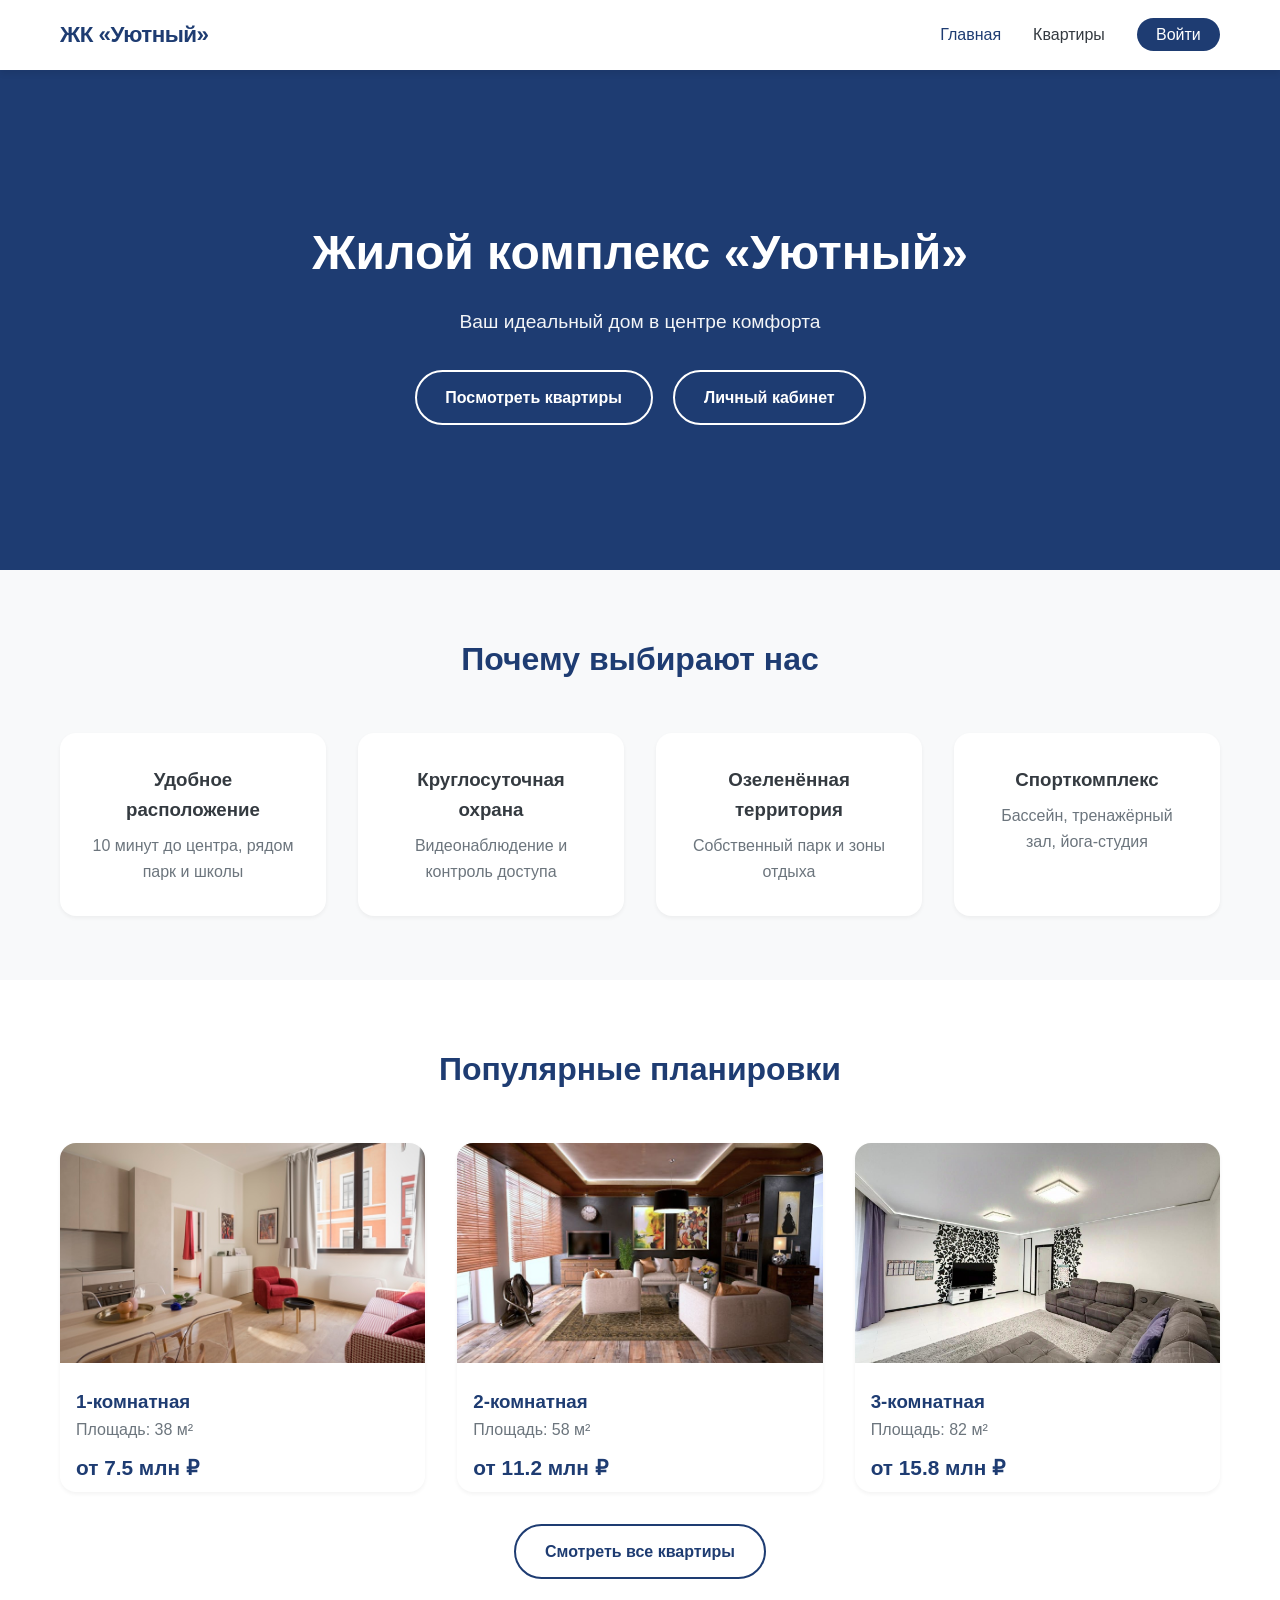
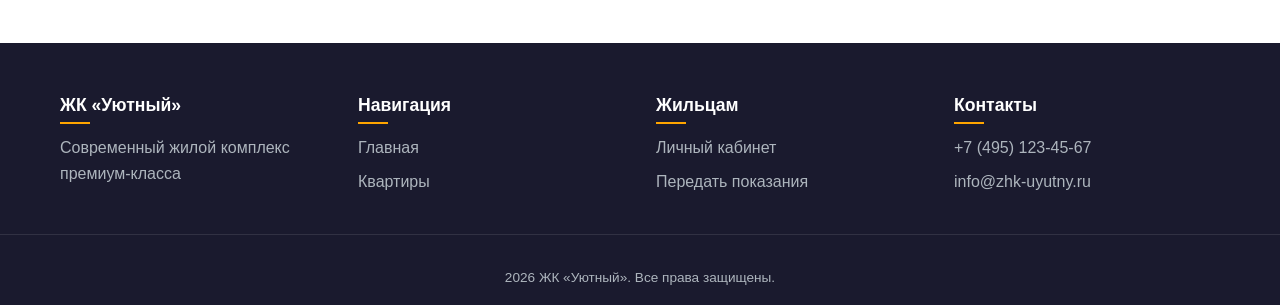
<file: index.html>
<!DOCTYPE html>
<html lang="ru">
<head>
    <meta charset="UTF-8">
    <meta name="viewport" content="width=device-width, initial-scale=1.0">
    <title>ЖК «Уютный» - современный жилой комплекс</title>
    <link rel="stylesheet" href="style.css">
    <link rel="stylesheet" href="https://cdnjs.cloudflare.com/ajax/libs/font-awesome/6.4.0/css/all.min.css">
</head>
<body>
    <!-- Шапка сайта -->
    <header class="main-header">
        <div class="container">
            <div class="logo">
                <a href="index.html">
                    <span>ЖК «Уютный»</span>
                </a>
            </div>
            <nav class="main-nav">
                <ul>
                    <li><a href="index.html" class="active">Главная</a></li>
                    <li><a href="flats.html">Квартиры</a></li>
                    <li id="authLink"><a href="login.html" class="btn-login">Войти</a></li>
                </ul>
            </nav>
            <div class="mobile-menu-btn">
                <i class="fas fa-bars"></i>
            </div>
        </div>
    </header>

    <!-- Герой-секция -->
    <section class="hero">
        <div class="hero-content">
            <h1>Жилой комплекс «Уютный»</h1>
            <p>Ваш идеальный дом в центре комфорта</p>
            <a href="flats.html" class="btn-secondary" style="background: transparent; color: white; border: 2px solid white;">Посмотреть квартиры</a>
            <a href="login.html" class="btn-secondary" style="background: transparent; color: white; border: 2px solid white;">Личный кабинет</a>
        </div>
    </section>

    <!-- Преимущества -->
    <section class="advantages">
        <div class="container">
            <h2>Почему выбирают нас</h2>
            <div class="advantages-grid">
                <div class="advantage-card">
                    <h3>Удобное расположение</h3>
                    <p>10 минут до центра, рядом парк и школы</p>
                </div>
                <div class="advantage-card">
                    <h3>Круглосуточная охрана</h3>
                    <p>Видеонаблюдение и контроль доступа</p>
                </div>
                <div class="advantage-card">
                    <h3>Озеленённая территория</h3>
                    <p>Собственный парк и зоны отдыха</p>
                </div>
                <div class="advantage-card">
                    <h3>Спорткомплекс</h3>
                    <p>Бассейн, тренажёрный зал, йога-студия</p>
                </div>
            </div>
        </div>
    </section>

    <!-- Популярные планировки -->
    <section class="popular-flats">
        <div class="container">
            <h2>Популярные планировки</h2>
            <div class="flats-grid">
                <div class="flat-card">
                    <img src="/img/1k7.5kk.jpg" alt="Планировка">
                    <h3>1-комнатная</h3>
                    <p>Площадь: 38 м²</p>
                    <p class="price">от 7.5 млн ₽</p>
                </div>
                <div class="flat-card">
                    <img src="/img/2k11.2kk.jpeg" alt="Планировка">
                    <h3>2-комнатная</h3>
                    <p>Площадь: 58 м²</p>
                    <p class="price">от 11.2 млн ₽</p>
                </div>
                <div class="flat-card">
                    <img src="/img/3k15.8kk.jpg" alt="Планировка">
                    <h3>3-комнатная</h3>
                    <p>Площадь: 82 м²</p>
                    <p class="price">от 15.8 млн ₽</p>
                </div>
            </div>
            <div class="text-center">
                <a href="flats.html" class="btn-secondary" style="background: transparent; color: #1e3c72;">Смотреть все квартиры</a>
            </div>
        </div>
    </section>

    <!-- Подвал -->
    <footer class="main-footer">
        <div class="container">
            <div class="footer-grid">
                <div class="footer-col">
                    <h4>ЖК «Уютный»</h4>
                    <p>Современный жилой комплекс премиум-класса</p>
                </div>
                <div class="footer-col">
                    <h4>Навигация</h4>
                    <ul>
                        <li><a href="index.html">Главная</a></li>
                        <li><a href="flats.html">Квартиры</a></li>
                    </ul>
                </div>
                <div class="footer-col">
                    <h4>Жильцам</h4>
                    <ul>
                        <li><a href="login.html">Личный кабинет</a></li>
                        <li><a href="dashboard.html">Передать показания</a></li>
                    </ul>
                </div>
                <div class="footer-col">
                    <h4>Контакты</h4>
                    <p>+7 (495) 123-45-67</p>
                    <p>info@zhk-uyutny.ru</p>
                    </div>
                </div>
            </div>
            <div class="footer-bottom">
                <p> 2026 ЖК «Уютный». Все права защищены.</p>
            </div>
        </div>
    </footer>

    <script src="script.js"></script>
</body>
</html>
</file>
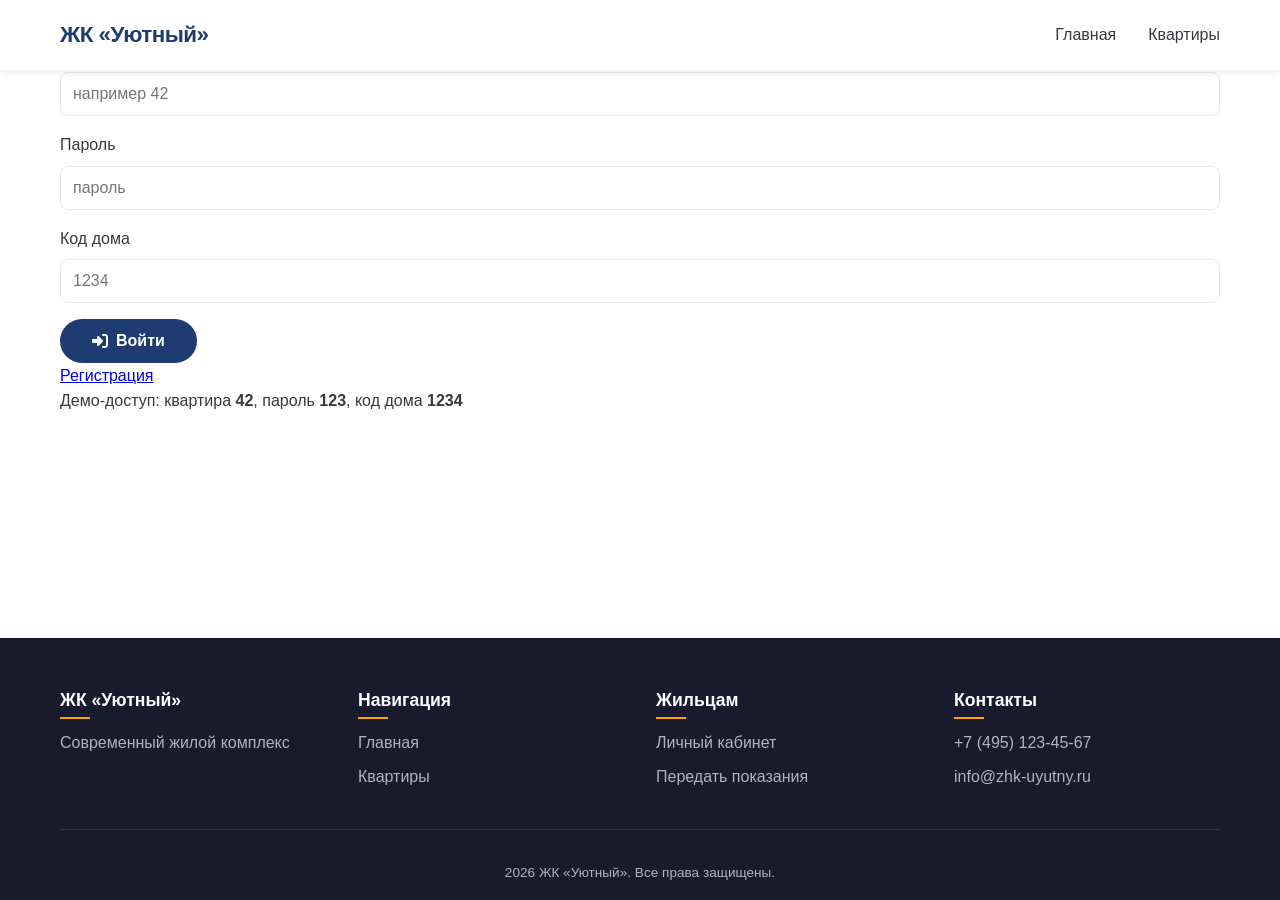
<file: dashboard.html>
<!DOCTYPE html>
<html lang="ru">
<head>
    <meta charset="UTF-8">
    <meta name="viewport" content="width=device-width, initial-scale=1.0">
    <title>Личный кабинет - ЖК «Уютный»</title>
    <link rel="stylesheet" href="style.css">
    <link rel="stylesheet" href="style-dashboard.css">
</head>
<body>
    <!-- Header -->
    <header class="main-header">
        <div class="container">
            <div class="logo">
                <a href="index.html">
                    <span>ЖК «Уютный»</span>
                </a>
            </div>
            <nav class="main-nav">
                <ul>
                    <li><a href="index.html">Главная</a></li>
                    <li><a href="flats.html">Квартиры</a></li>
                    <li><a href="dashboard.html" class="active">Личный кабинет</a></li>
                    <li><a href="#" id="logoutBtn">Выйти</a></li>
                </ul>
            </nav>
            <div class="mobile-menu-btn">☰</div>
        </div>
    </header>

    <!-- Dashboard -->
    <div class="dashboard-container">
        <!-- Sidebar -->
        <aside class="dashboard-sidebar" id="sidebar">
            <div class="user-profile-sidebar">
                <div class="user-avatar"></div>
                <h3 id="sidebarUserName">Иван Петров</h3>
                <p>Квартира №<span id="sidebarApartment">42</span></p>
                <span class="apartment-badge">Лицевой счёт: 123456</span>
            </div>
            <ul class="sidebar-menu">
                <li class="active" data-tab="overview"><a href="#">Обзор</a></li>
            </ul>
        </aside>

        <!-- Main Content -->
        <main class="dashboard-main">
            <!-- Tab: Overview -->
            <div id="tab-overview" class="tab-content active">
                <div class="section-card">
                    <div class="welcome-banner">
                        <h3>Добро пожаловать, <span id="welcomeName">Иван</span>!</h3>
                        <p>Спасибо, что выбираете ЖК «Уютный». Вот что произошло в вашем доме за последнее время:</p>
                    </div>
                </div>

                <div class="stats-grid">
                    <div class="stat-card">
                        <div class="stat-info">
                            <h4>Баланс лицевого счёта</h4>
                            <div class="stat-value" id="balanceValue">2 350 ₽</div>
                            <small>Оплатите до 25 числа</small>
                        </div>
                    </div>
                    <div class="stat-card">
                        <div class="stat-info">
                            <h4>Долг (+пеня)</h4>
                            <div class="stat-value" id="debtValue">0 ₽</div>
                            <small>Пени: <span id="penaltyValue">0 ₽</span></small>
                        </div>
                    </div>
                    <div class="stat-card">
                        <div class="stat-info">
                            <h4>Активных заявок</h4>
                            <div class="stat-value" id="activeRequestsCount">3</div>
                            <small>В работе у УК</small>
                        </div>
                    </div>
                    <div class="stat-card">
                        <div class="stat-info">
                            <h4>Непрочитанных уведомлений</h4>
                            <div class="stat-value" id="unreadNotifications">2</div>
                            <small>От управляющей компании</small>
                        </div>
                    </div>
                </div>

                <div class="stats-grid">
                    <div class="section-card">
                        <div class="section-header">
                            <h2>Быстрые действия</h2>
                        </div>
                        <div class="quick-actions">
                            <button onclick="quickAction('meters')" class="btn-primary btn-secondary-bg">Передать показания</button>
                            <button onclick="quickAction('payments')" class="btn-primary">Оплатить</button>
                            <button onclick="quickAction('requests')" class="btn-primary btn-info-bg">Новая заявка</button>
                        </div>
                    </div>
                </div>

                <div class="section-card">
                    <div class="section-header">
                        <h2>Последние показания</h2>
                    </div>
                    <div class="data-table">
                        <table>
                            <thead>
                                <tr><th>Дата</th><th>ХВС</th><th>ГВС</th><th>Эл-во</th><th>Отопление</th></tr>
                            </thead>
                            <tbody>
                                <tr>
                                    <td>15.01.2024</td>
                                    <td>45.2 м³</td>
                                    <td>32.1 м³</td>
                                    <td>234 кВт·ч</td>
                                    <td>1.23 Гкал</td>
                                </tr>
                                <tr>
                                    <td>01.01.2024</td>
                                    <td>42.1 м³</td>
                                    <td>30.5 м³</td>
                                    <td>220 кВт·ч</td>
                                    <td>1.15 Гкал</td>
                                </tr>
                            </tbody>
                        </table>
                    </div>
                </div>

                <div class="section-card">
                    <div class="section-header">
                        <h2>Последние платежи</h2>
                    </div>
                    <div class="data-table">
                        <table>
                            <thead>
                                <tr><th>Дата</th><th>Сумма</th><th>Способ</th><th>Статус</th></tr>
                            </thead>
                            <tbody>
                                <tr>
                                    <td>10.01.2024</td>
                                    <td>4 850 ₽</td>
                                    <td>Банковская карта</td>
                                    <td><span class="badge badge-success">Успешно</span></td>
                                </tr>
                                <tr>
                                    <td>05.12.2023</td>
                                    <td>4 720 ₽</td>
                                    <td>Сбербанк Онлайн</td>
                                    <td><span class="badge badge-success">Успешно</span></td>
                                </tr>
                            </tbody>
                        </table>
                    </div>
                </div>
            </div>
        </main>
    </div>

    <script src="script.js"></script>
    <script>
        document.getElementById('logoutBtn').addEventListener('click', function() {
            if(confirm('Вы уверены, что хотите выйти?')) {
                localStorage.removeItem('userLoggedIn');
                window.location.href = 'index.html';
            }
        });

        function quickAction(tabId) {
            alert('Функция пока недоступна');
        }
    </script>
</body>
</html>
</file>
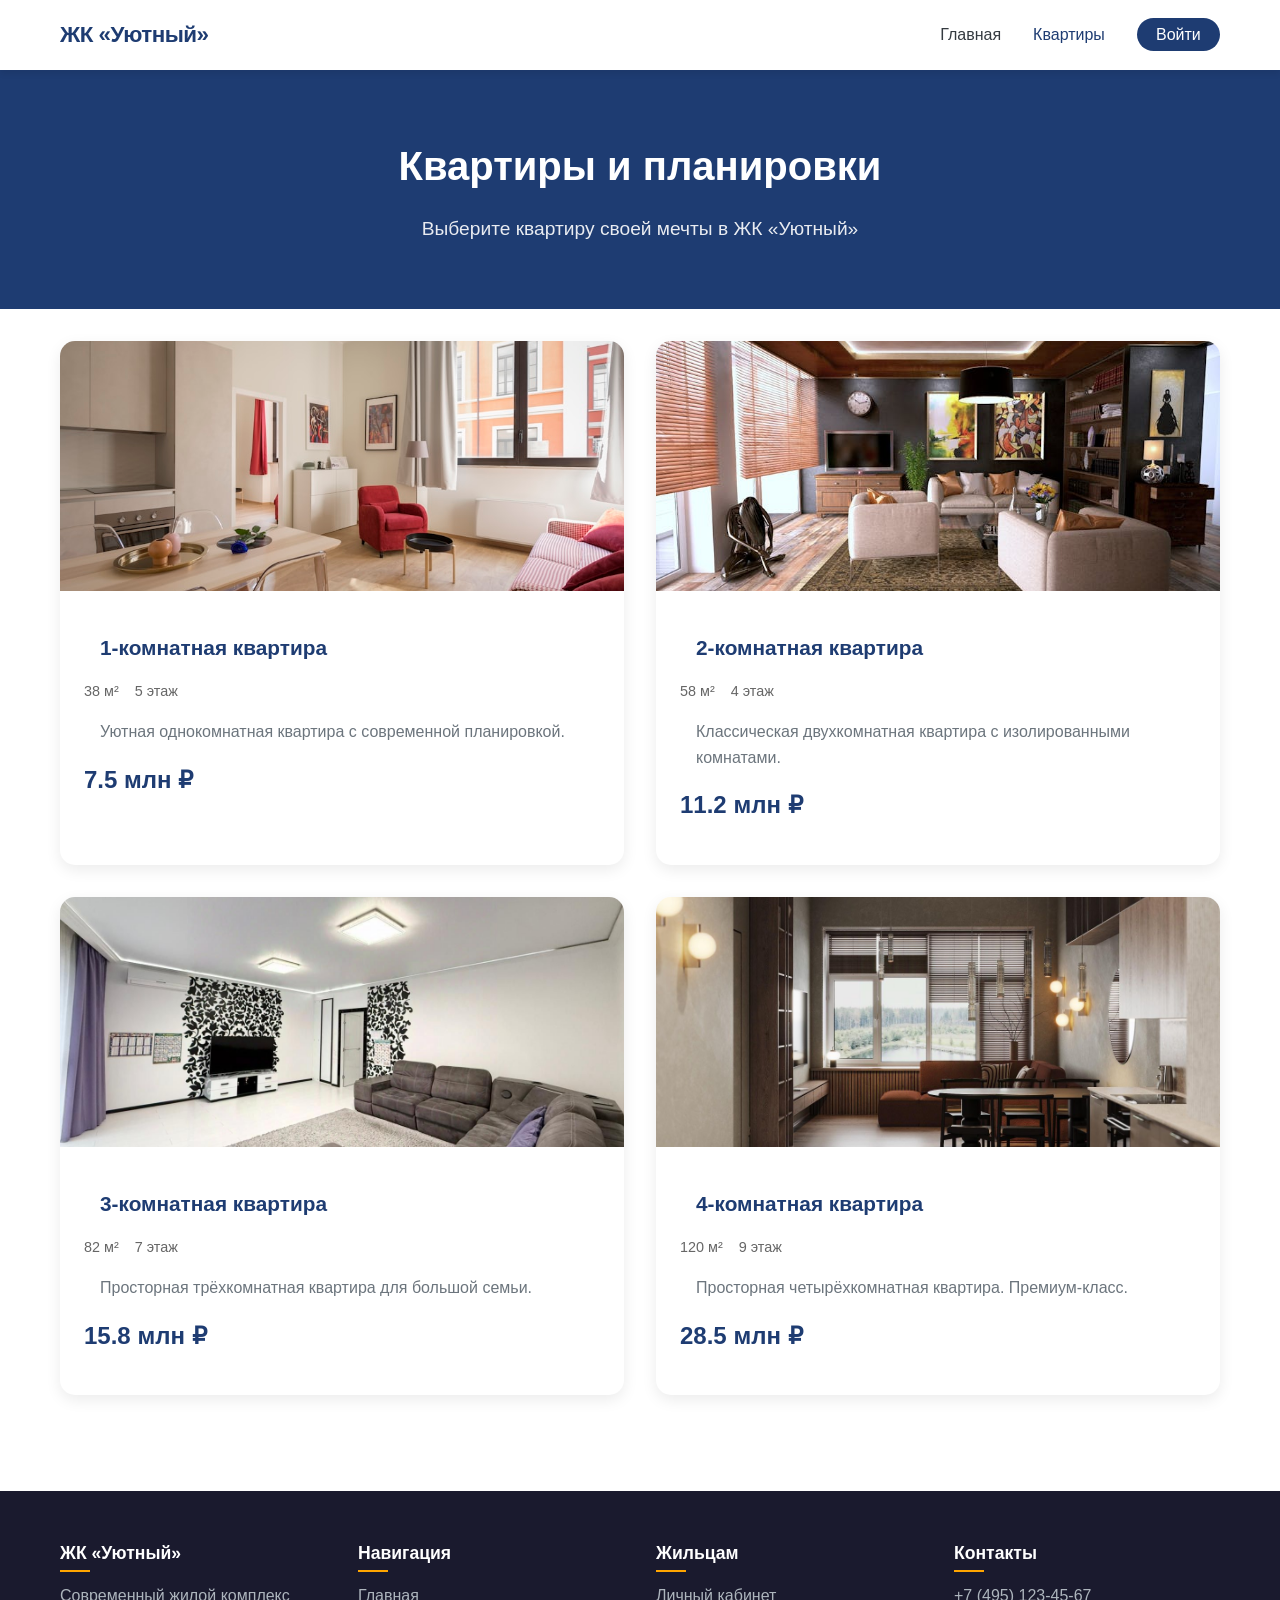
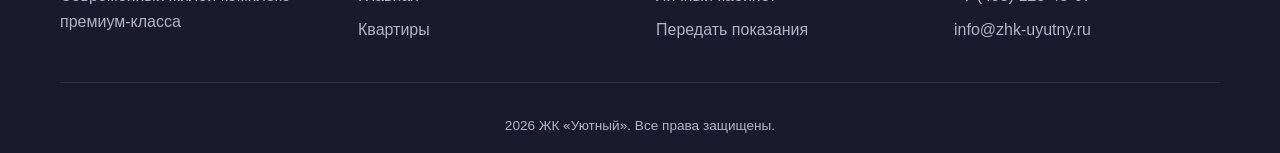
<file: flats.html>
<!DOCTYPE html>
<html lang="ru">
<head>
    <meta charset="UTF-8">
    <meta name="viewport" content="width=device-width, initial-scale=1.0">
    <title>Квартиры и планировки - ЖК «Уютный»</title>
    <link rel="stylesheet" href="style.css">
    <link rel="stylesheet" href="style-flats.css">
    <link rel="stylesheet" href="https://cdnjs.cloudflare.com/ajax/libs/font-awesome/6.4.0/css/all.min.css">
</head>
<body>
    <!-- Header -->
    <header class="main-header">
        <div class="container">
            <div class="logo">
                <a href="index.html">
                    <span>ЖК «Уютный»</span>
                </a>
            </div>
            <nav class="main-nav">
                <ul>
                    <li><a href="index.html">Главная</a></li>
                    <li><a href="flats.html" class="active">Квартиры</a></li>
                    <li id="authLink"><a href="login.html" class="btn-login">Войти</a></li>
                </ul>
            </nav>
            <div class="mobile-menu-btn">
                <i class="fas fa-bars"></i>
            </div>
        </div>
    </header>

    <!-- Page Header -->
    <section class="page-header">
        <div class="container">
            <h1>Квартиры и планировки</h1>
            <p>Выберите квартиру своей мечты в ЖК «Уютный»</p>
        </div>
    </section>

    <!-- Сетка квартир -->
    <section class="flats-catalog">
        <div class="container">
            <div class="flats-grid">

                <div class="flat-card">
                    <div class="flat-image">
                        <img src="/img/1k7.5kk.jpg" alt="1-комнатная квартира">
                    </div>
                    <div class="flat-content">
                        <h3 class="flat-title">1-комнатная квартира</h3>
                        <div class="flat-params">
                            <span class="param">38 м²</span>
                            <span class="param">5 этаж</span>
                        </div>
                        <p class="flat-description">Уютная однокомнатная квартира с современной планировкой.</p>
                        <div class="flat-price">7.5 млн ₽</div>
                    </div>
                </div>

                <div class="flat-card">
                    <div class="flat-image">
                        <img src="/img/2k11.2kk.jpeg" alt="2-комнатная квартира">
                    </div>
                    <div class="flat-content">
                        <h3 class="flat-title">2-комнатная квартира</h3>
                        <div class="flat-params">
                            <span class="param">58 м²</span>
                            <span class="param">4 этаж</span>
                        </div>
                        <p class="flat-description">Классическая двухкомнатная квартира с изолированными комнатами.</p>
                        <div class="flat-price">11.2 млн ₽</div>
                    </div>
                </div>

                <!-- Квартира 3 -->
                <div class="flat-card">
                    <div class="flat-image">
                        <img src="/img/3k15.8kk.jpg" alt="3-комнатная квартира">
                    </div>
                    <div class="flat-content">
                        <h3 class="flat-title">3-комнатная квартира</h3>
                        <div class="flat-params">
                            <span class="param">82 м²</span>
                            <span class="param">7 этаж</span>
                        </div>
                        <p class="flat-description">Просторная трёхкомнатная квартира для большой семьи.</p>
                        <div class="flat-price">15.8 млн ₽</div>
                    </div>
                </div>

                <!-- Квартира 4 -->
                <div class="flat-card">
                    <div class="flat-image">
                        <img src="/img/4k.1.jpg" alt="4-комнатная квартира">
                    </div>
                    <div class="flat-content">
                        <h3 class="flat-title">4-комнатная квартира</h3>
                        <div class="flat-params">
                            <span class="param">120 м²</span>
                            <span class="param">9 этаж</span>
                        </div>
                        <p class="flat-description">Просторная четырёхкомнатная квартира. Премиум-класс.</p>
                        <div class="flat-price">28.5 млн ₽</div>
                    </div>
                </div>
            </div>
        </div>
    </section>

    <!-- Footer -->
    <footer class="main-footer">
        <div class="container">
            <div class="footer-grid">
                <div class="footer-col">
                    <h4>ЖК «Уютный»</h4>
                    <p>Современный жилой комплекс премиум-класса</p>
                </div>
                <div class="footer-col">
                    <h4>Навигация</h4>
                    <ul>
                        <li><a href="index.html">Главная</a></li>
                        <li><a href="flats.html">Квартиры</a></li>
                    </ul>
                </div>
                <div class="footer-col">
                    <h4>Жильцам</h4>
                    <ul>
                        <li><a href="login.html">Личный кабинет</a></li>
                        <li><a href="dashboard.html">Передать показания</a></li>
                    </ul>
                </div>
                <div class="footer-col">
                    <h4>Контакты</h4>
                    <p>+7 (495) 123-45-67</p>
                    <p> info@zhk-uyutny.ru</p>
                </div>
            </div>
            <div class="footer-bottom">
                <p>2026 ЖК «Уютный». Все права защищены.</p>
            </div>
        </div>
    </footer>

    <script src="script.js"></script>
</body>
</html>
</file>
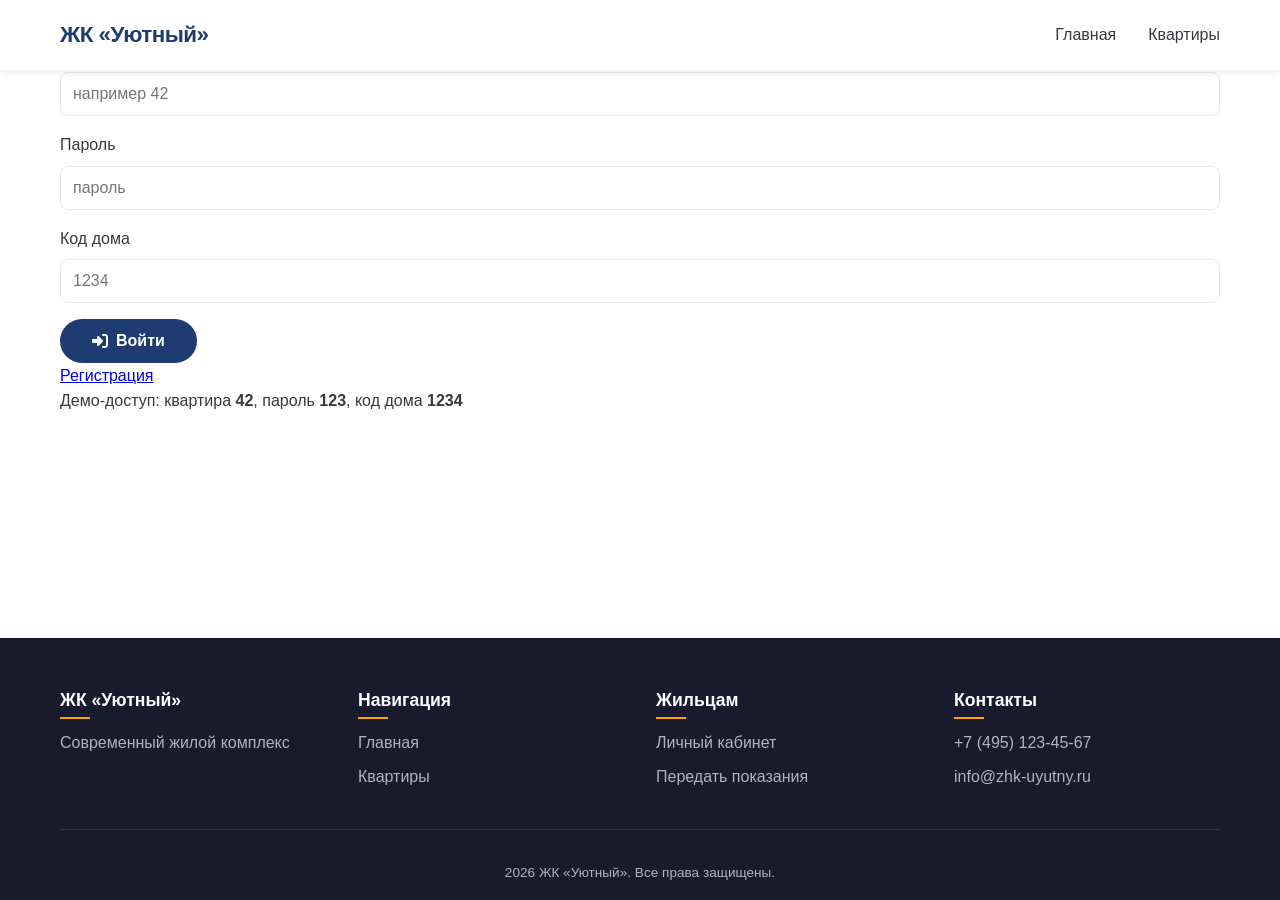
<file: login.html>
<!DOCTYPE html>
<html lang="ru">
<head>
    <meta charset="UTF-8">
    <meta name="viewport" content="width=device-width, initial-scale=1.0">
    <title>Вход в личный кабинет - ЖК «Уютный»</title>
    <link rel="stylesheet" href="style.css">
    <link rel="stylesheet" href="https://cdnjs.cloudflare.com/ajax/libs/font-awesome/6.4.0/css/all.min.css">
</head>
<body>
    <header class="main-header">
        <div class="container">
            <div class="logo">
                <a href="index.html">
                    <span>ЖК «Уютный»</span>
                </a>
            </div>
            <nav class="main-nav">
                <ul>
                    <li><a href="index.html">Главная</a></li>
                    <li><a href="flats.html">Квартиры</a></li>
                </ul>
            </nav>
            <div class="mobile-menu-btn"><i class="fas fa-bars"></i></div>
        </div>
    </header>

    <main>
        <section class="login-section">
            <div class="container">
                <div class="login-card">
                    <h2>Вход в личный кабинет</h2>
                    <form id="loginForm">
                        <div class="form-group">
                            <label>Номер квартиры</label>
                            <input type="text" id="apartment" placeholder="например 42" required>
                        </div>
                        <div class="form-group">
                            <label>Пароль</label>
                            <input type="password" id="password" placeholder="пароль" required>
                        </div>
                        <div class="form-group">
                            <label>Код дома</label>
                            <input type="text" id="housecode" placeholder="1234" required>
                        </div>
                        <button type="submit" class="btn-primary"><i class="fas fa-sign-in-alt"></i> Войти</button>
                    </form>
                    <div class="login-links">
                        <a href="register.html">Регистрация</a>
                    </div>
                    <p class="demo-note">Демо-доступ: квартира <strong>42</strong>, пароль <strong>123</strong>, код дома <strong>1234</strong></p>
                </div>
            </div>
        </section>
    </main>

    <footer class="main-footer">
        <div class="container">
            <div class="footer-grid">
                <div class="footer-col">
                    <h4>ЖК «Уютный»</h4>
                    <p>Современный жилой комплекс</p>
                </div>
                <div class="footer-col">
                    <h4>Навигация</h4>
                    <ul>
                        <li><a href="index.html">Главная</a></li>
                        <li><a href="flats.html">Квартиры</a></li>
                    </ul>
                </div>
                <div class="footer-col">
                    <h4>Жильцам</h4>
                    <ul>
                        <li><a href="login.html">Личный кабинет</a></li>
                        <li><a href="dashboard.html">Передать показания</a></li>
                    </ul>
                </div>
                <div class="footer-col">
                    <h4>Контакты</h4>
                    <p>+7 (495) 123-45-67</p>
                    <p> info@zhk-uyutny.ru</p>
                </div>
            </div>
            <div class="footer-bottom">
                <p>2026 ЖК «Уютный». Все права защищены.</p>
            </div>
        </div>
    </footer>
<script src="script.js"></script>
    <script>
        document.getElementById('loginForm').addEventListener('submit', function(e) {
            e.preventDefault();
            const apartment = document.getElementById('apartment').value;
            const password = document.getElementById('password').value;
            const housecode = document.getElementById('housecode').value;

            if(apartment === '42' && password === '123' && housecode === '1234') {
                localStorage.setItem('userLoggedIn', 'true');
                localStorage.setItem('userApartment', apartment);
                localStorage.setItem('userName', 'Иван Петров');
                localStorage.setItem('userEmail', 'ivan@example.com');
                localStorage.setItem('userPhone', '+7 (999) 123-45-67');
                window.location.href = 'dashboard.html';
            } else {
                alert('Неверные данные! Используйте: квартира 42, пароль 123, код дома 1234');
            }
        });
    </script>
</body>
</html>
</file>
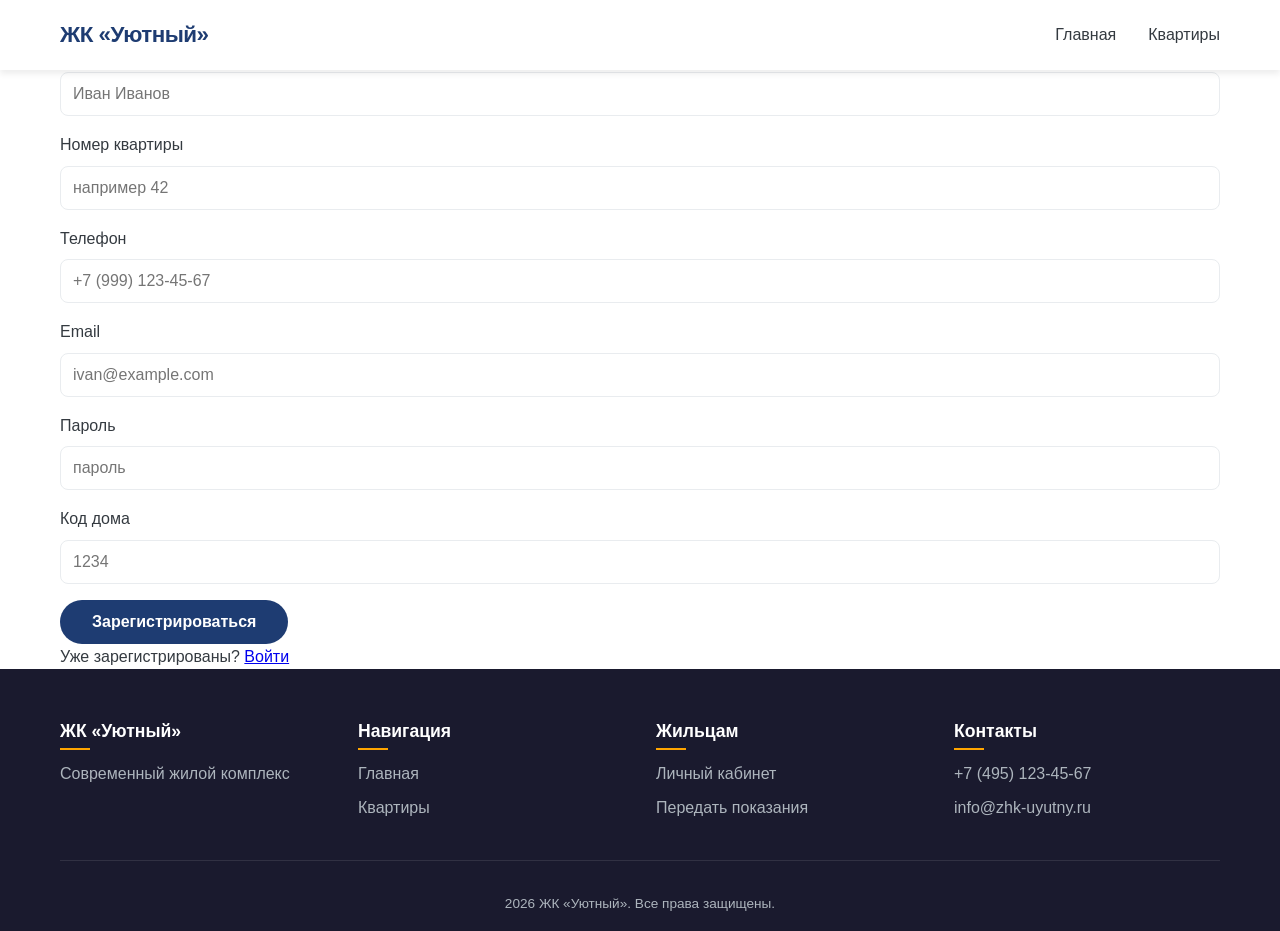
<file: register.html>
<!DOCTYPE html>
<html lang="ru">
<head>
    <meta charset="UTF-8">
    <meta name="viewport" content="width=device-width, initial-scale=1.0">
    <title>Регистрация - ЖК «Уютный»</title>
    <link rel="stylesheet" href="style.css">
    <link rel="stylesheet" href="https://cdnjs.cloudflare.com/ajax/libs/font-awesome/6.4.0/css/all.min.css">

</head>
<body>
    <header class="main-header">
        <div class="container">
            <div class="logo">
                <a href="index.html">
                    <span>ЖК «Уютный»</span>
                </a>
            </div>
            <nav class="main-nav">
                <ul>
                    <li><a href="index.html">Главная</a></li>
                    <li><a href="flats.html">Квартиры</a></li>
                </ul>
            </nav>
            <div class="mobile-menu-btn"><i class="fas fa-bars"></i></div>
        </div>
    </header>

    <main>
        <section class="login-section">
            <div class="container">
                <div class="login-card">
                    <h2>Регистрация</h2>
                    <form id="registerForm">
                        <div class="form-group">
                            <label>ФИО</label>
                            <input type="text" id="fullName" placeholder="Иван Иванов" required>
                        </div>
                        <div class="form-group">
                            <label>Номер квартиры</label>
                            <input type="text" id="apartment" placeholder="например 42" required>
                        </div>
                        <div class="form-group">
                            <label>Телефон</label>
                            <input type="tel" id="phone" placeholder="+7 (999) 123-45-67" required>
                        </div>
                        <div class="form-group">
                            <label>Email</label>
                            <input type="email" id="email" placeholder="ivan@example.com" required>
                        </div>
                        <div class="form-group">
                            <label>Пароль</label>
                            <input type="password" id="password" placeholder="пароль" required>
                        </div>
                        <div class="form-group">
                            <label>Код дома</label>
                            <input type="text" id="housecode" placeholder="1234" required>
                        </div>
                        <button type="submit" class="btn-primary">Зарегистрироваться</button>
                    </form>
                    <p class="demo-note">Уже зарегистрированы? <a href="login.html">Войти</a></p>
                </div>
            </div>
        </section>
    </main>

    <footer class="main-footer">
        <div class="container">
            <div class="footer-grid">
                <div class="footer-col">
                    <h4>ЖК «Уютный»</h4>
                    <p>Современный жилой комплекс</p>
                </div>
                <div class="footer-col">
                    <h4>Навигация</h4>
                    <ul>
                        <li><a href="index.html">Главная</a></li>
                        <li><a href="flats.html">Квартиры</a></li>
                    </ul>
                </div>
                <div class="footer-col">
                    <h4>Жильцам</h4>
                    <ul>
                        <li><a href="login.html">Личный кабинет</a></li>
                        <li><a href="dashboard.html">Передать показания</a></li>
                    </ul>
                </div>
                <div class="footer-col">
                    <h4>Контакты</h4>
                    <p>+7 (495) 123-45-67</p>
                    <p> info@zhk-uyutny.ru</p>
                </div>
            </div>
            <div class="footer-bottom">
                <p>2026 ЖК «Уютный». Все права защищены.</p>
            </div>
        </div>
    </footer>

<script src="script.js"></script>
    <script>
        document.getElementById('registerForm').addEventListener('submit', function(e) {
            e.preventDefault();
            alert('Регистрация успешна! Теперь вы можете войти.');
            window.location.href = 'login.html';
        });
    </script>
</body>
</html>
</file>
<file: style.css>
:root {
    --primary: #1e3c72;
    --primary-dark: #152c4f;
    --primary-light: #4a90e2;
    --secondary: #6c757d;
    --accent: #ffa500;
    --accent-dark: #e59400;
    --success: #28a745;
    --danger: #dc3545;
    --warning: #ffc107;
    --info: #17a2b8;
    --dark: #343a40;
    --gray: #6c757d;
    --gray-light: #adb5bd;
    --light: #f8f9fa;
    --light-gray: #e9ecef;
    --white: #ffffff;
    --black: #000000;
    --shadow-sm: 0 2px 4px rgba(0,0,0,0.05);
    --shadow-md: 0 4px 6px rgba(0,0,0,0.07);
    --shadow-lg: 0 10px 15px rgba(0,0,0,0.1);
    --shadow-xl: 0 20px 25px rgba(0,0,0,0.15);
    --shadow-hover: 0 15px 35px rgba(0,0,0,0.15);
    --transition-fast: 0.2s ease;
    --transition: 0.3s ease;
    --transition-slow: 0.5s ease;
    --header-height: 70px;
    --container-width: 1200px;
    --border-radius: 12px;
    --border-radius-lg: 16px;
    --border-radius-sm: 8px;
}

/*СБРОС СТИЛЕЙ*/
* {
    margin: 0;
    padding: 0;
    box-sizing: border-box;
}

html {
    scroll-behavior: smooth;
    height: 100%;
}

body {
    font-family: 'Segoe UI', Tahoma, Geneva, Verdana, sans-serif;
    font-size: 16px;
    line-height: 1.6;
    color: var(--dark);
    background: var(--white);
    min-height: 100%;
    display: flex;
    flex-direction: column;
    overflow-x: hidden;
}

.container {
    max-width: var(--container-width);
    margin: 0 auto;
    padding: 0 20px;
    width: 100%;
}

/*HEADER (ШАПКА)*/
.main-header {
    background: var(--white);
    box-shadow: var(--shadow-md);
    position: fixed;
    top: 0;
    left: 0;
    right: 0;
    z-index: 1000;
    height: var(--header-height);
}

.main-header .container {
    display: flex;
    justify-content: space-between;
    align-items: center;
    height: 100%;
}

.logo a {
    display: flex;
    align-items: center;
    gap: 10px;
    text-decoration: none;
}

.logo span {
    font-size: 1.4rem;
    font-weight: 700;
    color: var(--primary);
    letter-spacing: -0.5px;
}

.main-nav ul {
    display: flex;
    list-style: none;
    gap: 2rem;
    align-items: center;
}

.main-nav a {
    text-decoration: none;
    color: var(--dark);
    font-weight: 500;
    position: relative;
}

.main-nav a::after {
    content: '';
    position: absolute;
    bottom: -5px;
    left: 0;
    width: 0;
    height: 2px;
}

.main-nav a.active::after {
    width: 100%;
}

.main-nav a.active {
    color: var(--primary);
}

.btn-login {
    background: var(--primary);
    color: var(--white) !important;
    padding: 0.5rem 1.2rem;
    border-radius: 30px;
}

.btn-login::after {
    display: none;
}

.mobile-menu-btn {
    display: none;
    font-size: 1.5rem;
    cursor: pointer;
    color: var(--primary);
}

/*FOOTER (ПОДВАЛ)*/
.main-footer {
    background: #1a1a2e;
    color: var(--gray-light);
    padding: 3rem 0 1rem;
    margin-top: auto;
}

.footer-grid {
    display: grid;
    grid-template-columns: repeat(auto-fit, minmax(250px, 1fr));
    gap: 2rem;
    margin-bottom: 2rem;
}

.footer-col h4 {
    color: var(--white);
    margin-bottom: 1rem;
    font-size: 1.1rem;
    position: relative;
    display: inline-block;
}

.footer-col h4::after {
    content: '';
    position: absolute;
    bottom: -5px;
    left: 0;
    width: 30px;
    height: 2px;
    background: var(--accent);
}

.footer-col ul {
    list-style: none;
}

.footer-col ul li {
    margin-bottom: 0.5rem;
}

.footer-col a {
    color: var(--gray-light);
    text-decoration: none;
}

.footer-col p {
    margin-bottom: 0.5rem;
    display: flex;
    align-items: center;
    gap: 0.5rem;
}

.footer-col i {
    width: 25px;
    color: var(--accent);
}

.footer-bottom {
    text-align: center;
    padding-top: 2rem;
    border-top: 1px solid rgba(255,255,255,0.1);
    font-size: 0.85rem;
}

/*КНОПКИ*/
.btn-primary {
    display: inline-flex;
    align-items: center;
    justify-content: center;
    gap: 0.5rem;
    background: var(--primary);
    color: var(--white);
    padding: 0.8rem 2rem;
    border: none;
    border-radius: 30px;
    font-size: 1rem;
    font-weight: 600;
    text-decoration: none;
    cursor: pointer;
}

.btn-secondary {
    display: inline-flex;
    align-items: center;
    justify-content: center;
    gap: 0.5rem;
    background: transparent;
    color: var(--primary);
    padding: 0.8rem 1.8rem;
    border: 2px solid var(--primary);
    border-radius: 30px;
    font-size: 1rem;
    font-weight: 600;
    text-decoration: none;
    cursor: pointer;
}

/*ГЕРОЙ-СЕКЦИЯ*/
.hero {
    background: var(--primary);
    min-height: 500px;
    display: flex;
    align-items: center;
    justify-content: center;
    text-align: center;
    color: var(--white);
    margin-top: var(--header-height);
}

.hero-content h1 {
    font-size: 3rem;
    margin-bottom: 1rem;
}

.hero-content p {
    font-size: 1.2rem;
    margin-bottom: 2rem;
    opacity: 0.95;
}

.hero-content .btn-secondary {
    margin: 0 0.5rem;
}

/*ПРЕИМУЩЕСТВА*/
.advantages {
    padding: 4rem 0;
    background: var(--light);
}

.advantages h2,
.popular-flats h2 {
    text-align: center;
    font-size: 2rem;
    color: var(--primary);
    margin-bottom: 3rem;
}

.advantages-grid {
    display: grid;
    grid-template-columns: repeat(auto-fit, minmax(250px, 1fr));
    gap: 2rem;
}

.advantage-card {
    background: var(--white);
    padding: 2rem;
    border-radius: var(--border-radius-lg);
    text-align: center;
    box-shadow: var(--shadow-sm);
}

.advantage-card h3 {
    margin-bottom: 0.5rem;
    color: var(--dark);
}

.advantage-card p {
    color: var(--gray);
}

/*ПОПУЛЯРНЫЕ КВАРТИРЫ*/
.popular-flats {
    padding: 4rem 0;
}

.flats-grid {
    display: grid;
    grid-template-columns: repeat(auto-fit, minmax(320px, 1fr));
    gap: 2rem;
    margin-bottom: 2rem;
}

.flat-card {
    background: var(--white);
    border-radius: var(--border-radius-lg);
    overflow: hidden;
    box-shadow: var(--shadow-sm);
}

.flat-card img {
    width: 100%;
    height: 220px;
    object-fit: cover;
}

.flat-card h3 {
    padding: 1rem 1rem 0;
    color: var(--primary);
}

.flat-card p {
    padding: 0 1rem;
    color: var(--gray);
}

.flat-card .price {
    font-size: 1.3rem;
    color: var(--primary);
    font-weight: bold;
    margin: 0.5rem 0;
}

/*ФОРМЫ*/
.form-group {
    margin-bottom: 1rem;
}

.form-group label {
    display: block;
    margin-bottom: 0.5rem;
    font-weight: 500;
    color: var(--dark);
}

.form-group input,
.form-group select,
.form-group textarea {
    width: 100%;
    padding: 0.75rem;
    border: 1px solid var(--light-gray);
    border-radius: var(--border-radius-sm);
    font-size: 1rem;
}

.form-group input:focus,
.form-group select:focus,
.form-group textarea:focus {
    outline: none;
    border-color: var(--primary);
    box-shadow: 0 0 0 3px rgba(30,60,114,0.1);
}

.form-row {
    display: grid;
    grid-template-columns: 1fr 1fr;
    gap: 1rem;
}

/*ВСПОМОГАТЕЛЬНЫЕ КЛАССЫ*/
.text-center {
    text-align: center;
}

/*АДАПТИВНОСТЬ*/
@media (max-width: 992px) {
    .hero-content h1 {
        font-size: 2.5rem;
    }
    
    .advantages-grid,
    .flats-grid {
        grid-template-columns: repeat(2, 1fr);
    }
}

@media (max-width: 768px) {
    .main-nav {
        display: none;
        position: absolute;
        top: var(--header-height);
        left: 0;
        right: 0;
        background: var(--white);
        padding: 1rem;
        box-shadow: var(--shadow-lg);
    }
    
    .main-nav.show {
        display: block;
    }
    
    .main-nav ul {
        flex-direction: column;
        gap: 1rem;
    }
    
    .mobile-menu-btn {
        display: block;
    }
    
    .hero-content h1 {
        font-size: 2rem;
    }
    
    .hero-content p {
        font-size: 1rem;
    }
    
    .advantages-grid,
    .flats-grid {
        grid-template-columns: 1fr;
    }
    
    .footer-grid {
        grid-template-columns: 1fr;
        text-align: center;
    }
    
    .footer-col p {
        justify-content: center;
    }
    
    .footer-col h4::after {
        left: 50%;
        transform: translateX(-50%);
    }
    
    .form-row {
        grid-template-columns: 1fr;
    }
}

/*СКРОЛЛБАР*/
::-webkit-scrollbar {
    width: 10px;
}

::-webkit-scrollbar-track {
    background: var(--light-gray);
}

::-webkit-scrollbar-thumb {
    background: var(--primary);
    border-radius: 5px;
}
</file>
<file: style-dashboard.css>
/*СТИЛИ ДЛЯ ЛИЧНОГО КАБИНЕТА*/

:root {
    --primary: #1e3c72;
    --primary-dark: #152c4f;
    --secondary: #4a90e2;
    --accent: #ffa500;
    --success: #28a745;
    --danger: #dc3545;
    --warning: #ffc107;
    --info: #17a2b8;
    --gray: #6c757d;
    --light-gray: #f8f9fa;
    --dark: #343a40;
    --text: #333;
}

/* Dashboard Layout */
.dashboard-container {
    display: flex;
    min-height: calc(100vh - 70px);
    margin-top: 70px;
}

/* Sidebar */
.dashboard-sidebar {
    width: 280px;
    background: white;
    box-shadow: 2px 0 5px rgba(0,0,0,0.05);
    position: fixed;
    height: calc(100vh - 70px);
    overflow-y: auto;
}

.user-profile-sidebar {
    text-align: center;
    padding: 2rem 1rem;
    border-bottom: 1px solid #e0e0e0;
}

.user-avatar {
    width: 80px;
    height: 80px;
    background: var(--primary);
    border-radius: 50%;
    display: flex;
    align-items: center;
    justify-content: center;
    margin: 0 auto 1rem;
}

.user-avatar i {
    font-size: 2.5rem;
    color: white;
}

.user-profile-sidebar h3 {
    font-size: 1.1rem;
    margin-bottom: 0.3rem;
}

.user-profile-sidebar p {
    color: var(--gray);
    font-size: 0.85rem;
}

.apartment-badge {
    display: inline-block;
    background: var(--primary);
    color: white;
    padding: 0.2rem 0.8rem;
    border-radius: 20px;
    font-size: 0.8rem;
    margin-top: 0.5rem;
}

.sidebar-menu {
    list-style: none;
    padding: 1rem 0;
}

.sidebar-menu li {
    margin-bottom: 0.3rem;
}

.sidebar-menu a {
    display: flex;
    align-items: center;
    padding: 0.8rem 1.5rem;
    color: var(--text);
    text-decoration: none;
    transition: all 0.3s;
    gap: 12px;
}

.sidebar-menu a i {
    width: 24px;
    font-size: 1.1rem;
}

.sidebar-menu a:hover,
.sidebar-menu li.active a {
    background: linear-gradient(90deg, rgba(30,60,114,0.1) 0%, rgba(30,60,114,0) 100%);
    color: var(--primary);
    border-left: 3px solid var(--primary);
}

/* Main Content */
.dashboard-main {
    flex: 1;
    margin-left: 280px;
    padding: 2rem;
}

/* Tabs */
.tab-content {
    display: none;
}

.tab-content.active {
    display: block;
    animation: fadeIn 0.3s ease;
}

@keyframes fadeIn {
    from {
        opacity: 0;
        transform: translateY(10px);
    }
    to {
        opacity: 1;
        transform: translateY(0);
    }
}

/* Welcome Banner */
.welcome-banner {
    background: linear-gradient(135deg, var(--primary), var(--secondary));
    color: white;
    padding: 2rem;
    border-radius: 15px;
    margin: -1.5rem -1.5rem 1.5rem -1.5rem;
}

.welcome-banner h3 {
    font-size: 1.5rem;
    margin-bottom: 0.5rem;
}

/* Stats Cards */
.stats-grid {
    display: grid;
    grid-template-columns: repeat(auto-fit, minmax(280px, 1fr));
    gap: 1.5rem;
    margin-bottom: 2rem;
}

.stat-card {
    background: white;
    padding: 1.5rem;
    border-radius: 15px;
    box-shadow: 0 2px 10px rgba(0,0,0,0.05);
    display: flex;
    justify-content: space-between;
    transition: transform 0.3s, box-shadow 0.3s;
}

.stat-info h4 {
    color: var(--gray);
    font-size: 0.9rem;
    margin-bottom: 0.5rem;
}

.stat-info .stat-value {
    font-size: 2rem;
    font-weight: bold;
    color: var(--primary);
}

.stat-icon {
    width: 50px;
    height: 50px;
    background: rgba(30,60,114,0.1);
    border-radius: 12px;
    display: flex;
    align-items: center;
    justify-content: center;
}

.stat-icon i {
    font-size: 1.5rem;
    color: var(--primary);
}

.stat-icon i.fa-exclamation-triangle {
    color: var(--danger);
}

/* Section Cards */
.section-card {
    background: white;
    border-radius: 15px;
    padding: 1.5rem;
    margin-bottom: 1.5rem;
    box-shadow: 0 2px 10px rgba(0,0,0,0.05);
}

.section-header {
    display: flex;
    justify-content: space-between;
    align-items: center;
    margin-bottom: 1.5rem;
    padding-bottom: 1rem;
    border-bottom: 2px solid #f0f0f0;
}

.section-header h2 {
    font-size: 1.3rem;
    color: var(--primary);
}

/* Quick Actions */
.quick-actions {
    display: grid;
    grid-template-columns: repeat(auto-fit, minmax(150px, 1fr));
    gap: 1rem;
}

.btn-secondary-bg {
    background: var(--secondary) !important;
}

.btn-info-bg {
    background: var(--info) !important;
}

/* Forms */
.form-group {
    margin-bottom: 1rem;
}

.form-group label {
    display: block;
    margin-bottom: 0.5rem;
    font-weight: 500;
    color: var(--text);
}

.form-group input,
.form-group select,
.form-group textarea {
    width: 100%;
    padding: 0.75rem;
    border: 1px solid #ddd;
    border-radius: 8px;
    font-size: 1rem;
    transition: border-color 0.3s;
}

.form-group input:focus,
.form-group select:focus,
.form-group textarea:focus {
    outline: none;
    border-color: var(--primary);
}

.form-row {
    display: grid;
    grid-template-columns: 1fr 1fr;
    gap: 1rem;
}

/* Tables */
.data-table {
    width: 100%;
    overflow-x: auto;
}

.data-table table {
    width: 100%;
    border-collapse: collapse;
}

.data-table th,
.data-table td {
    padding: 1rem;
    text-align: left;
    border-bottom: 1px solid #e0e0e0;
}

.data-table th {
    background: var(--light-gray);
    font-weight: 600;
    color: var(--primary);
}

/* Badges */
.badge {
    padding: 0.25rem 0.75rem;
    border-radius: 20px;
    font-size: 0.8rem;
    font-weight: 500;
}

.badge-success {
    background: #d4edda;
    color: #155724;
}

.badge-warning {
    background: #fff3cd;
    color: #856404;
}

.badge-danger {
    background: #f8d7da;
    color: #721c24;
}

.badge-info {
    background: #d1ecf1;
    color: #0c5460;
}

/* Buttons */
.btn-primary {
    background: var(--primary);
    color: white;
    padding: 0.75rem 1.5rem;
    border: none;
    border-radius: 8px;
    cursor: pointer;
    font-size: 1rem;
    transition: all 0.3s;
}

.btn-primary:hover {
    background: var(--primary);
}

.btn-outline {
    background: transparent;
    border: 1px solid var(--primary);
    color: var(--primary);
    padding: 0.5rem 1rem;
    border-radius: 5px;
    cursor: pointer;
    transition: all 0.3s;
}

.btn-outline:hover {
    background: var(--primary);
    color: white;
}

/* Chat */
.chat-messages {
    max-height: 400px;
    overflow-y: auto;
    margin-bottom: 1rem;
}

.message {
    margin-bottom: 1rem;
    display: flex;
    gap: 1rem;
}

.message-avatar {
    width: 40px;
    height: 40px;
    background: var(--primary);
    border-radius: 50%;
    display: flex;
    align-items: center;
    justify-content: center;
    color: white;
    font-weight: bold;
}

.message-content {
    flex: 1;
}

.message-header {
    display: flex;
    gap: 1rem;
    margin-bottom: 0.3rem;
}

.message-name {
    font-weight: 600;
}

.message-time {
    font-size: 0.75rem;
    color: var(--gray);
}

.message-text {
    background: var(--light-gray);
    padding: 0.75rem;
    border-radius: 10px;
}

.message-form {
    display: flex;
    gap: 1rem;
}

.message-form input {
    flex: 1;
    padding: 0.75rem;
    border: 1px solid #ddd;
    border-radius: 8px;
}

/* Modal */
.modal {
    display: none;
    position: fixed;
    top: 0;
    left: 0;
    width: 100%;
    height: 100%;
    background: rgba(0,0,0,0.5);
    z-index: 2000;
    align-items: center;
    justify-content: center;
}

.modal.active {
    display: flex;
}

.modal-content {
    background: white;
    padding: 2rem;
    border-radius: 15px;
    max-width: 500px;
    width: 90%;
}

.modal-buttons {
    display: flex;
    gap: 1rem;
    margin-top: 1rem;
}

/* Notifications */
.notification {
    position: fixed;
    top: 80px;
    right: 20px;
    background: white;
    padding: 1rem 1.5rem;
    border-radius: 8px;
    box-shadow: 0 5px 15px rgba(0,0,0,0.2);
    z-index: 1500;
    animation: slideIn 0.3s ease;
}

@keyframes slideIn {
    from {
        transform: translateX(100%);
        opacity: 0;
    }
    to {
        transform: translateX(0);
        opacity: 1;
    }
}

/* Responsive */
@media (max-width: 768px) {
    .dashboard-sidebar {
        transform: translateX(-100%);
        transition: transform 0.3s;
        z-index: 1000;
    }
    
    .dashboard-sidebar.active {
        transform: translateX(0);
    }
    
    .dashboard-main {
        margin-left: 0;
        padding: 1rem;
    }
    
    .form-row {
        grid-template-columns: 1fr;
    }
    
    .stats-grid {
        grid-template-columns: 1fr;
    }
    
    .quick-actions {
        grid-template-columns: 1fr;
    }
    
    .data-table {
        font-size: 0.85rem;
    }
    
    .data-table th,
    .data-table td {
        padding: 0.5rem;
    }
}

@media (min-width: 769px) and (max-width: 1024px) {
    .stats-grid {
        grid-template-columns: repeat(2, 1fr);
    }
}

/* News Items */
.news-item {
    padding: 1rem;
    border-left: 3px solid var(--primary);
    margin-bottom: 1rem;
    background: var(--light-gray);
    border-radius: 8px;
}

.news-item.important {
    border-left-color: var(--danger);
}

/* Document Items */
.doc-item {
    display: flex;
    justify-content: space-between;
    align-items: center;
    padding: 0.8rem;
    border-bottom: 1px solid #e0e0e0;
}

.doc-item i {
    color: var(--danger);
    font-size: 1.2rem;
}

/* Request Item */
.request-item {
    background: var(--light-gray);
    padding: 1rem;
    border-radius: 8px;
    margin-bottom: 1rem;
}

.request-header {
    display: flex;
    justify-content: space-between;
    margin-bottom: 0.5rem;
}

/* Bill Details */
.bill-detail {
    padding: 0.5rem 0;
    display: flex;
    justify-content: space-between;
    border-bottom: 1px solid #e0e0e0;
}

.bill-detail.total {
    font-weight: bold;
    border-bottom: none;
}
</file>
<file: style-flats.css>
/* Page Header */
.page-header {
    background: var(--primary);
    color: white;
    padding: 4rem 0;
    text-align: center;
    margin-top: 70px;
}

.page-header h1 {
    font-size: 2.5rem;
    margin-bottom: 1rem;
}

.page-header p {
    font-size: 1.2rem;
    opacity: 0.9;
}

/* Flats Catalog */
.flats-catalog {
    padding: 2rem 0 4rem;
}

.flats-grid {
    display: grid;
    grid-template-columns: repeat(auto-fill, minmax(380px, 1fr));
    gap: 2rem;
}

/* Flat Card */
.flat-card {
    background: white;
    border-radius: 15px;
    overflow: hidden;
    box-shadow: 0 5px 15px rgba(0,0,0,0.08);
    transition: transform 0.3s, box-shadow 0.3s;
}

.flat-card:hover {
    transform: translateY(-5px);
}

/* Flat Image */
.flat-image {
    position: relative;
    height: 250px;
    overflow: hidden;
}

.flat-image img {
    width: 100%;
    height: 100%;
    object-fit: cover;
    transition: transform 0.5s ease;
}

/* Flat Badges */
.flat-badge {
    position: absolute;
    top: 1rem;
    right: 1rem;
    background: var(--accent);
    color: white;
    padding: 0.3rem 0.8rem;
    border-radius: 20px;
    font-size: 0.8rem;
    font-weight: bold;
    z-index: 2;
    box-shadow: 0 2px 5px rgba(0,0,0,0.2);
}

.flat-badge.hit {
    background: #dc3545;
}

.flat-badge.new {
    background: #28a745;
}

/* Flat Content */
.flat-content {
    padding: 1.5rem;
}

.flat-title {
    font-size: 1.3rem;
    color: var(--primary);
    margin-bottom: 0.5rem;
}

.flat-params {
    display: flex;
    gap: 1rem;
    margin: 1rem 0;
    flex-wrap: wrap;
}

.param {
    display: flex;
    align-items: center;
    gap: 0.3rem;
    color: #666;
    font-size: 0.9rem;
}

.param i {
    color: var(--primary);
    width: 20px;
}

.flat-price {
    font-size: 1.5rem;
    font-weight: bold;
    color: var(--primary);
    margin: 1rem 0;
}

/* Flat Actions */
.btn-details {
    width: 100%;
    background: var(--primary);
    color: white;
    padding: 0.7rem;
    border: none;
    border-radius: 8px;
    cursor: pointer;
    text-align: center;
    text-decoration: none;
    display: inline-block;
    transition: var(--transition);
    font-weight: 500;
    font-size: 1rem;
}

.btn-details:hover {
    background: var(--primary-dark);
    transform: translateY(-2px);
}

/* Animations */
@keyframes fadeInDown {
    from {
        opacity: 0;
        transform: translateY(-30px);
    }
    to {
        opacity: 1;
        transform: translateY(0);
    }
}

@keyframes fadeInUp {
    from {
        opacity: 0;
        transform: translateY(30px);
    }
    to {
        opacity: 1;
        transform: translateY(0);
    }
}

/* Responsive */
@media (max-width: 768px) {
    .page-header h1 {
        font-size: 1.8rem;
    }
    
    .page-header p {
        font-size: 1rem;
    }
    
    .flats-grid {
        grid-template-columns: 1fr;
    }
}

@media (min-width: 769px) and (max-width: 1024px) {
    .flats-grid {
        grid-template-columns: repeat(2, 1fr);
    }
}
</file>
